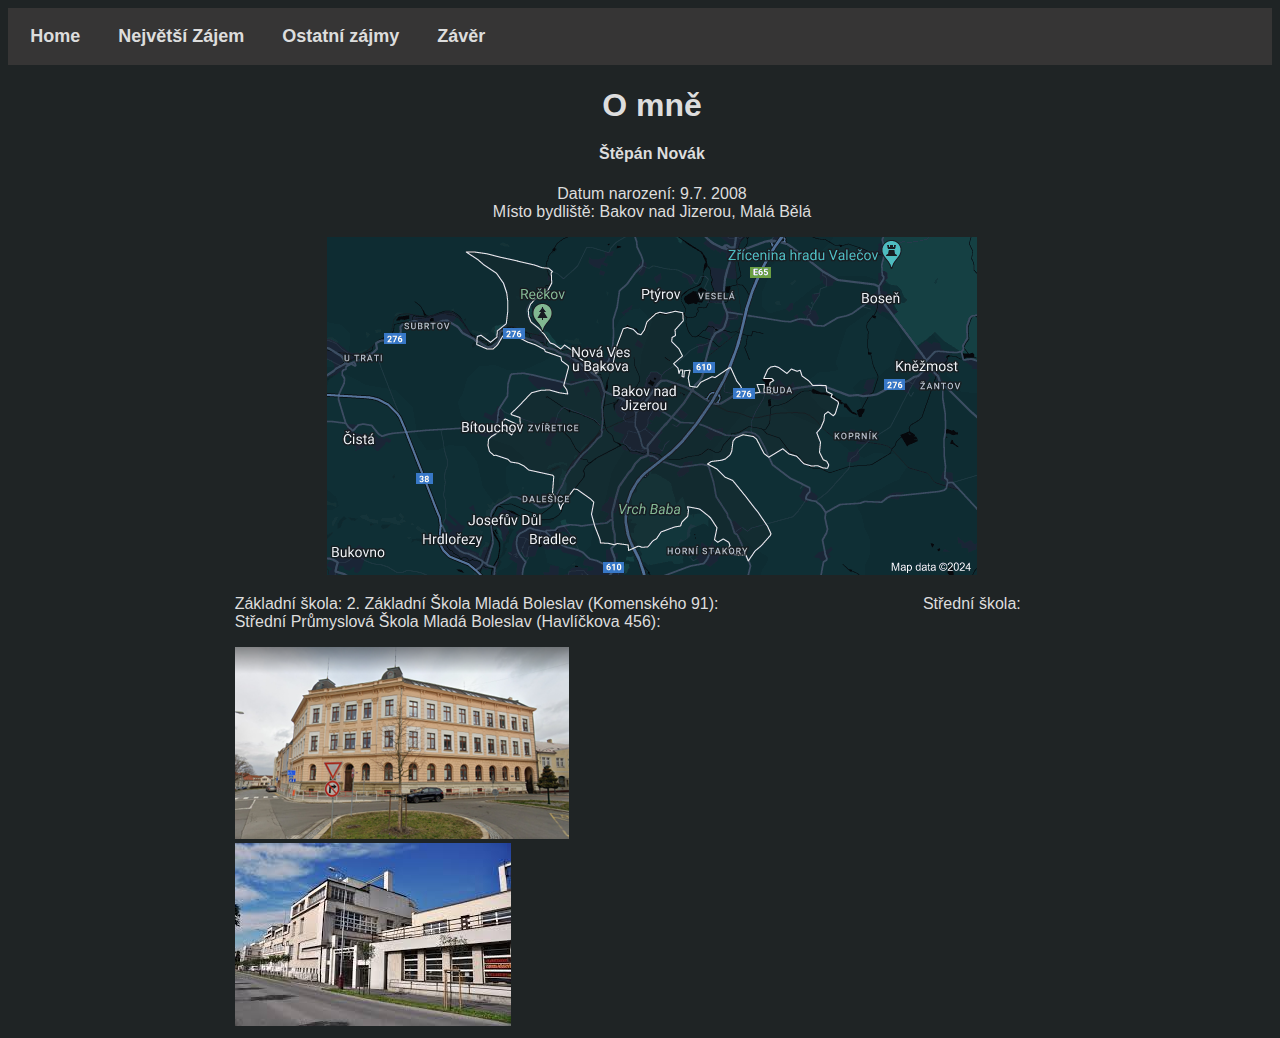
<file: index.html>
<!DOCTYPE html>
<html>
  <head>
    <meta charset="utf-8">
    <meta name="viewport" content="width=device-width, initial-scale=1">
    <title>O mně</title>
    <link rel="stylesheet" href="style.css">
    <link rel="shortcut icon" href="favicon.ico" type="image/ico">
    <link rel="stylesheet" href="bootstrap-grid.min.css">
    
  </head>
  <body class="reddit-sans-basefont">
      <Header>
        <nav>
          <div class="menu-toggle" id="menu-toggle">
              <div class="bar"></div>
              <div class="bar"></div>
              <div class="bar"></div>
          </div>
          <ul class="nav-list" id="nav-list">
              <li><a href="index.html"><strong class="links">Home</strong></a></li>
              <li><a href="zajem.html"><strong class="links">Největší Zájem</strong></a></li>
              <li><a href="zajem2.html"><strong class="links">Ostatní zájmy</strong></a></li>
              <li><a href="zaver.html"><strong class="links">Závěr</strong></a></li>
          </ul>
      </nav>
    </Header>
    <script src="script.js"></script>
    <div class="container-fluid">
      <div class="row">
        <div class="col-md-2">
        </div>
        <div class="col-md-8">
          <div>
            <h1>O mně</h1>
            <h4>Štěpán Novák</h4>
              <div class="uvod">
            <p>Datum narození: 9.7. 2008 <br> Místo bydliště: Bakov nad Jizerou, Malá Bělá</p>
            <img src="bakov.png" alt="bakov">
            </div>
              <p> 
                <span class="houby">Základní škola: 2. Základní Škola Mladá Boleslav (Komenského 91):</span> 
                Střední škola: Střední Průmyslová Škola Mladá Boleslav (Havlíčkova 456):
              </p> 
              <span class="ocet"><img src="skolaz.png" alt="skolaz"></span>
              <img src="skolas.png" alt="skolas">
          </div>
        </div>
        <div class="col-md-2">
        </div>
      </div>
    </div>  
  </body>
</html>
</file>
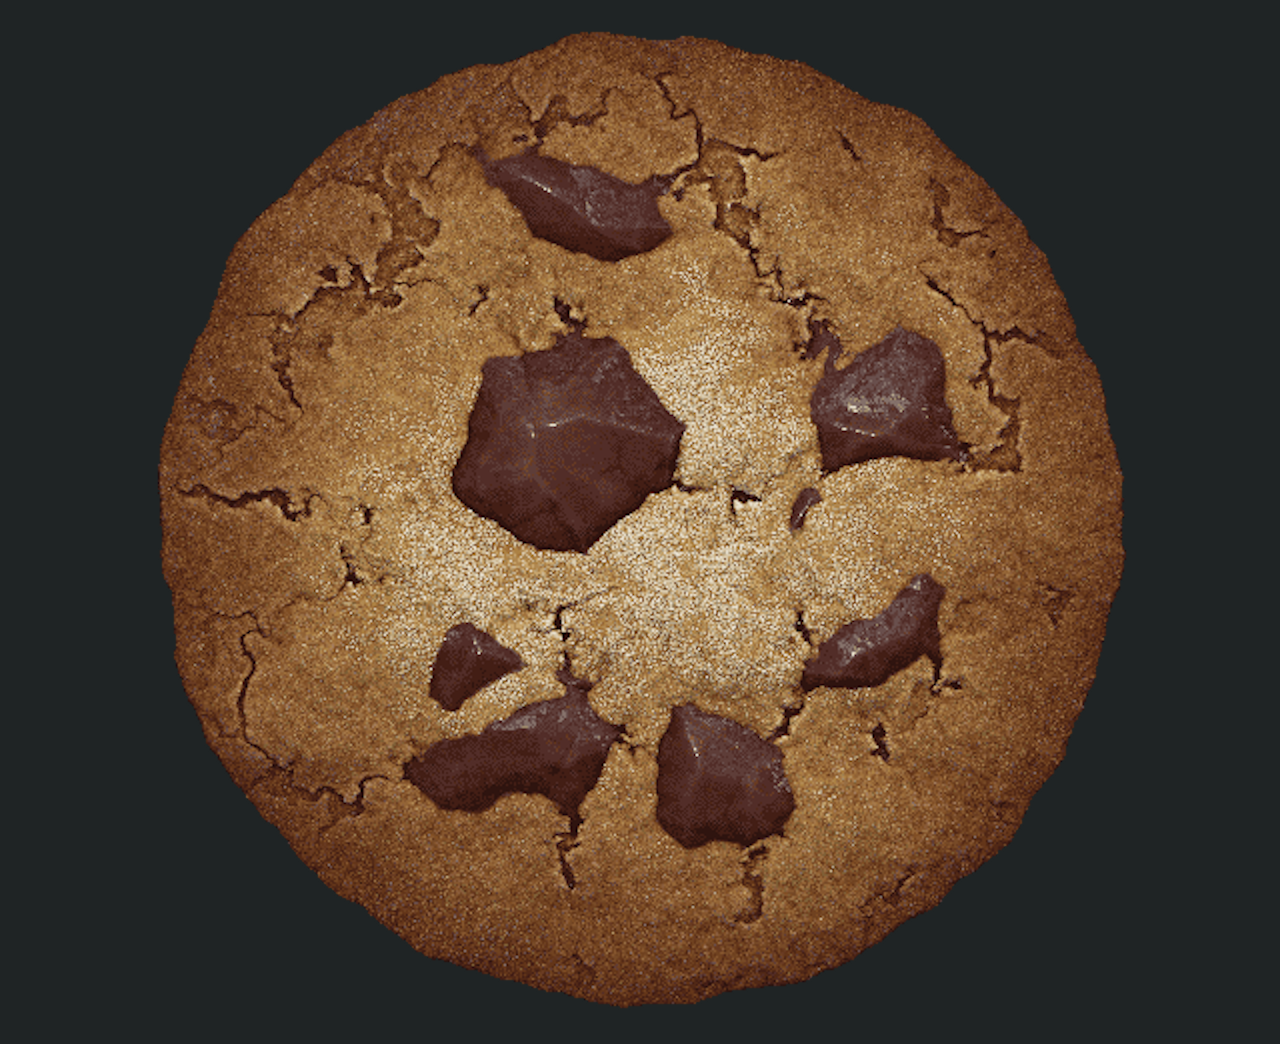
<file: susenka.html>
<!DOCTYPE html>
<html lang="en">
<head>
    <meta charset="UTF-8">
    <meta name="viewport" content="width=device-width, initial-scale=1.0">
    <title>Sušenka</title>
    <link rel="stylesheet" href="style.css">
    <link rel="shortcut icon" href="favicon.ico" type="image/ico">
    <link rel="stylesheet" href="bootstrap-grid.min.css">
</head>
<body class="reddit-sans-basefont">
    <div class="cook">
        <img src="obr/cookie.png" alt="cookie">
    </div>
</body>
</html>
</file>
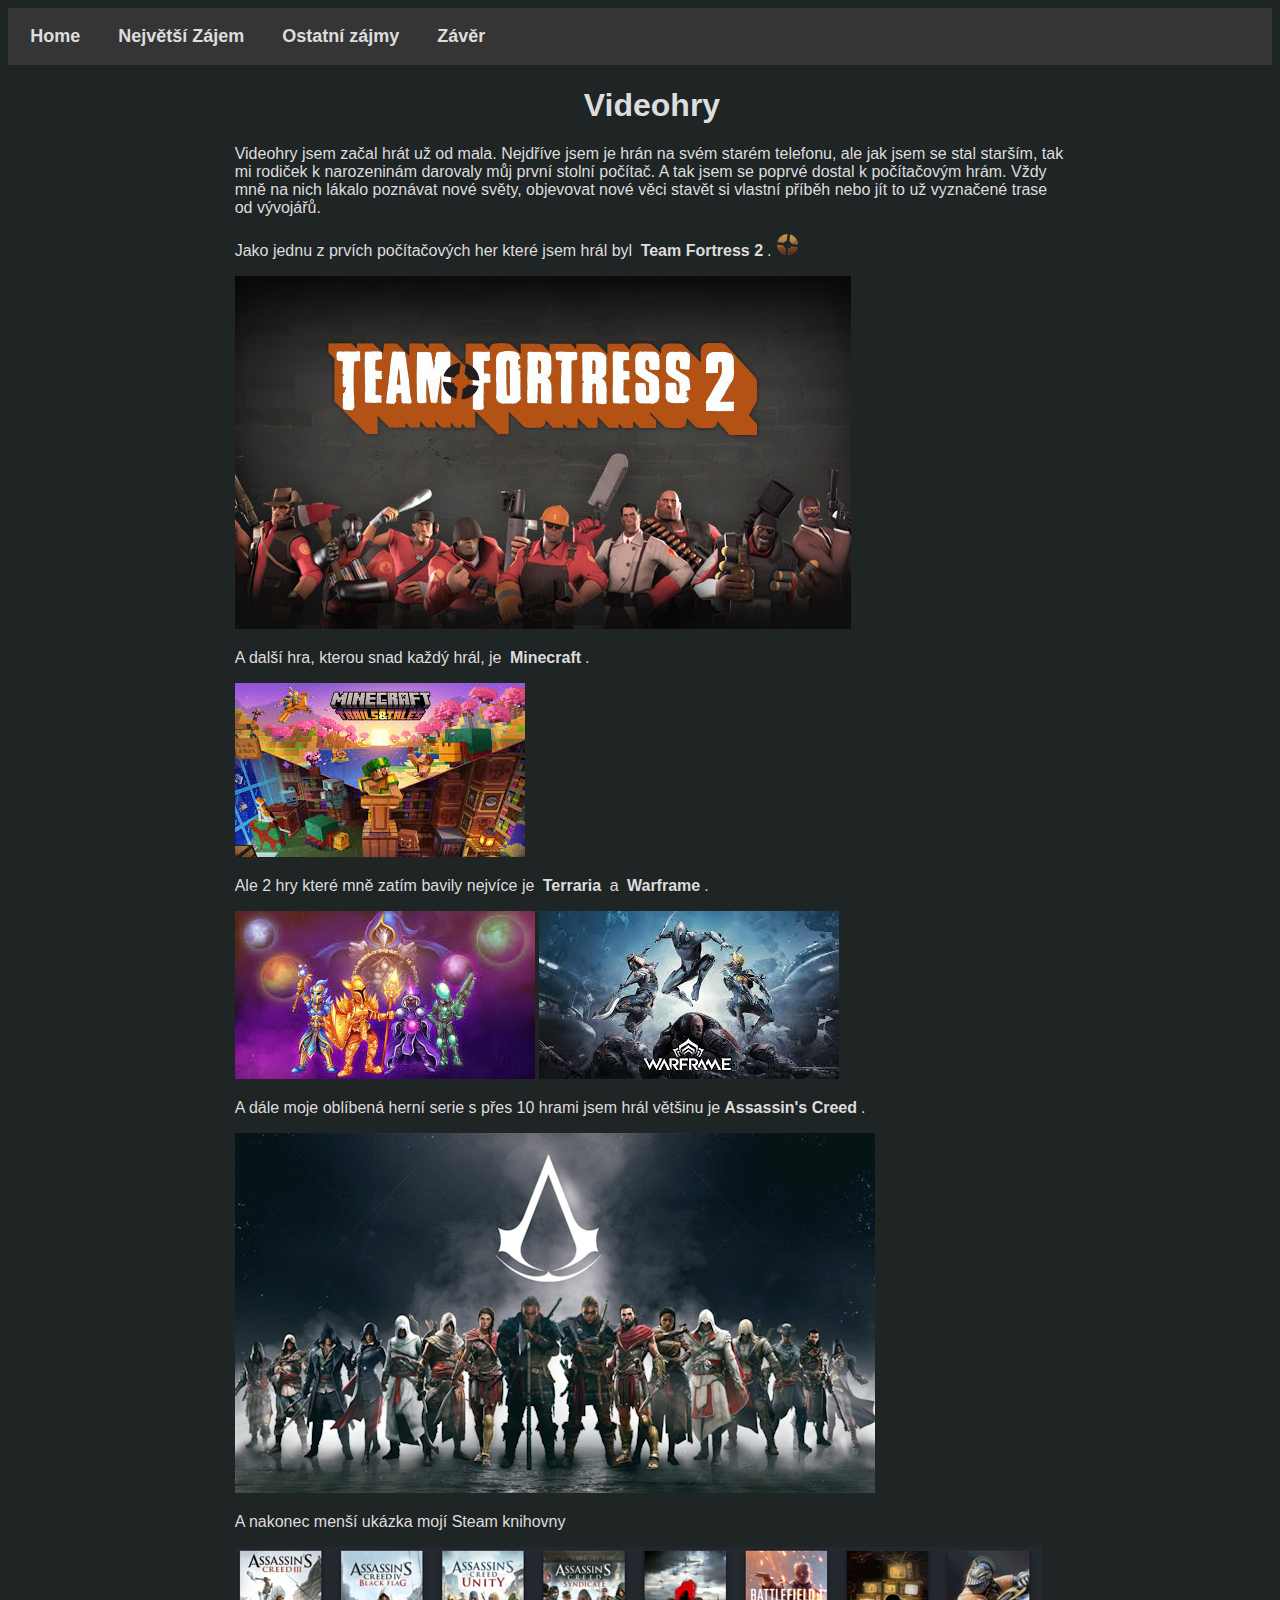
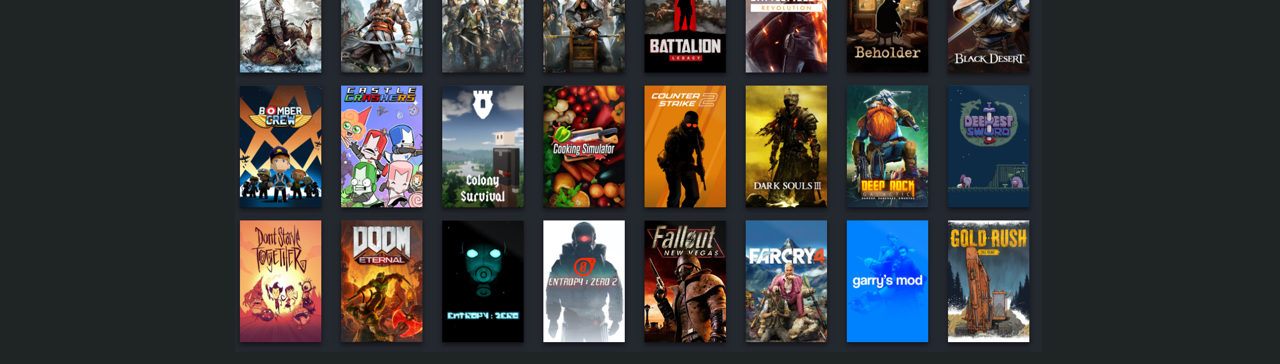
<file: zajem.html>
<!DOCTYPE html>
<html>
  <head>
    <meta charset="utf-8">
    <meta name="viewport" content="width=device-width, initial-scale=1">
    <title>O mně</title>
    <link rel="stylesheet" href="style.css">
    <link rel="shortcut icon" href="favicon.ico" type="image/ico">
    <link rel="stylesheet" href="bootstrap-grid.min.css">
    
  </head>
  <body class="reddit-sans-basefont">
      <Header>
        <nav>
          <div class="menu-toggle" id="menu-toggle">
              <div class="bar"></div>
              <div class="bar"></div>
              <div class="bar"></div>
          </div>
          <ul class="nav-list" id="nav-list">
              <li><a href="index.html"><strong class="links">Home</strong></a></li>
              <li><a href="zajem.html"><strong class="links">Největší Zájem</strong></a></li>
              <li><a href="zajem2.html"><strong class="links">Ostatní zájmy</strong></a></li>
              <li><a href="zaver.html"><strong class="links">Závěr</strong></a></li>
          </ul>
      </nav>
    </Header>
    <script src="script.js"></script>
    <div class="container-fluid">
      <div class="row">
        <div class="col-md-2">
        </div>
        <div class="col-md-8">
          <div class="stpage">
            <h1>Videohry</h1>
            <p>Videohry jsem začal hrát už od mala. Nejdříve jsem je hrán na svém starém telefonu, ale jak jsem se stal starším, tak mi rodiček k narozeninám darovaly můj první stolní počítač. A tak jsem se poprvé dostal k počítačovým hrám. Vždy mně na nich lákalo poznávat nové světy, objevovat nové věci stavět si vlastní příběh nebo jít to už vyznačené trase od vývojářů.</p>
            <p>Jako jednu z prvích počítačových her které jsem hrál byl <a href="https://www.teamfortress.com"><strong>Team Fortress 2</strong></a>. <img src="obr/tf2logo.png" alt="tf2logo"></p><img src="obr/tf2.png" alt="tf2">
            <p>A další hra, kterou snad každý hrál, je <a href="https://www.minecraft.net/en-us"><strong>Minecraft</strong></a>.</p> <img src="obr/mencraft.png" alt="mencraft">
            <p>Ale 2 hry které mně zatím bavily nejvíce je <a href="https://terraria.org"><strong>Terraria</strong></a> a <a href="https://www.warframe.com"><strong>Warframe</strong></a>.</p> <img src="obr/terr.png" alt="terr"> <img src="obr/warframe.png" alt="warframe">
            <p>A dále moje oblíbená herní serie s přes 10 hrami jsem hrál většinu je<a href="https://www.ubisoft.com/en-gb/game/assassins-creed"><strong>Assassin's Creed</strong></a>.</p> <img src="obr/assasinobetter.png" alt="assasinobetter">
            <p>A nakonec menší ukázka mojí Steam knihovny</p> <img src="obr/stem.png" alt="stem">
          </div>
        </div>
        <div class="col-md-2">
        </div>
      </div>
    </div>  
  </body>
</html>
</file>
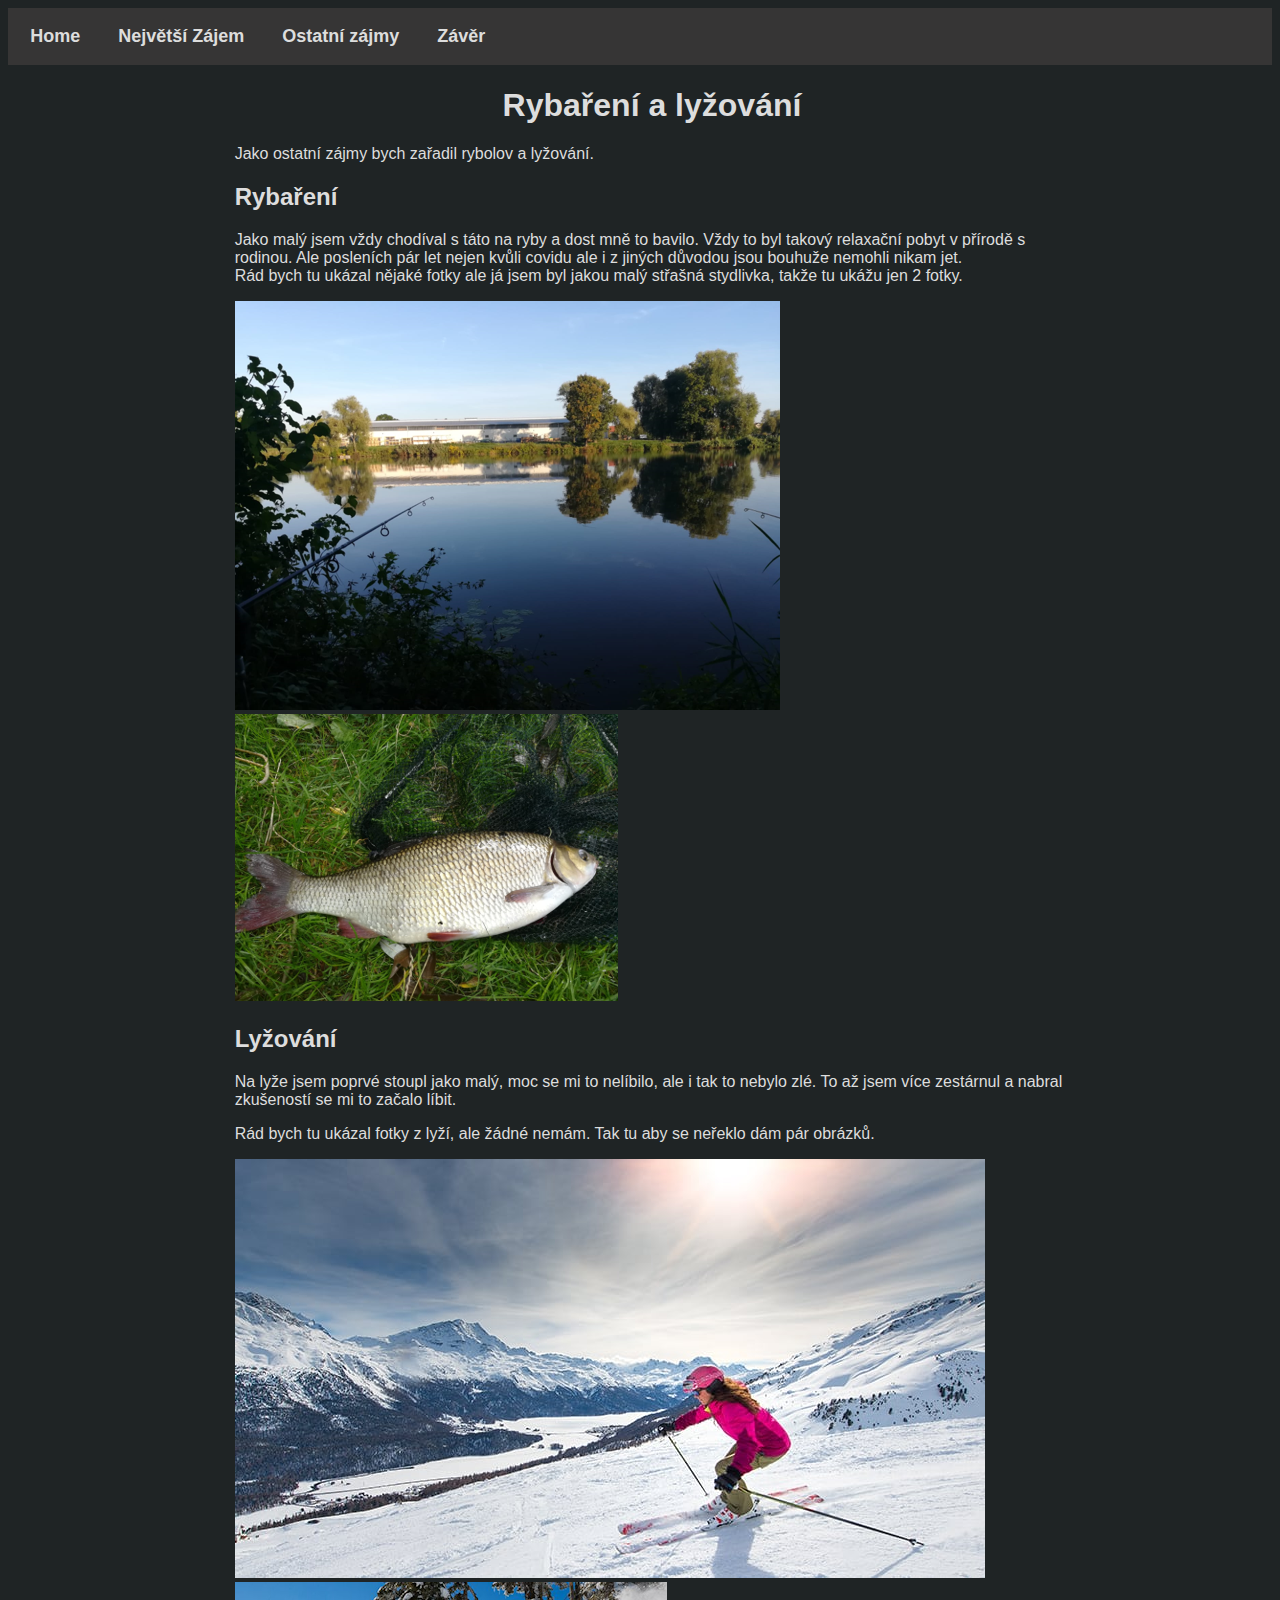
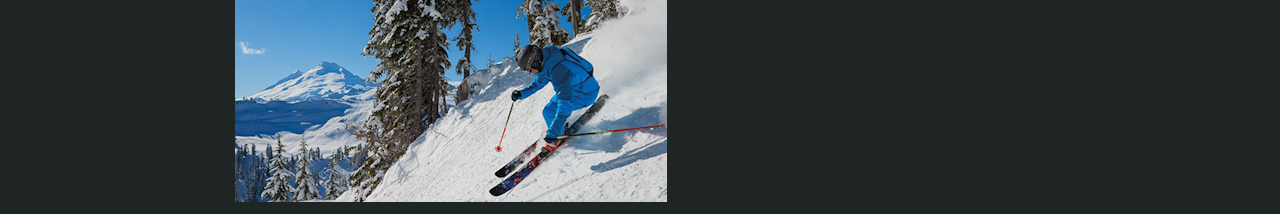
<file: zajem2.html>
<!DOCTYPE html>
<html>
  <head>
    <meta charset="utf-8">
    <meta name="viewport" content="width=device-width, initial-scale=1">
    <title>O mně</title>
    <link rel="stylesheet" href="style.css">
    <link rel="shortcut icon" href="favicon.ico" type="image/ico">
    <link rel="stylesheet" href="bootstrap-grid.min.css">
    
  </head>
  <body class="reddit-sans-basefont">
      <Header>
        <nav>
          <div class="menu-toggle" id="menu-toggle">
              <div class="bar"></div>
              <div class="bar"></div>
              <div class="bar"></div>
          </div>
          <ul class="nav-list" id="nav-list">
              <li><a href="index.html"><strong class="links">Home</strong></a></li>
              <li><a href="zajem.html"><strong class="links">Největší Zájem</strong></a></li>
              <li><a href="zajem2.html"><strong class="links">Ostatní zájmy</strong></a></li>
              <li><a href="zaver.html"><strong class="links">Závěr</strong></a></li>
          </ul>
      </nav>
    </Header>
    <script src="script.js"></script>
    <div class="container-fluid">
      <div class="row">
        <div class="col-md-2">
        </div>
        <div class="col-md-8">
          <div class="stpage">
            <h1>Rybaření a lyžování</h1>
            <p>Jako ostatní zájmy bych zařadil rybolov a lyžování.</p>
            <h2>Rybaření</h2>
            <p>Jako malý jsem vždy chodíval s táto na ryby a dost mně to bavilo. Vždy to byl takový relaxační pobyt v přírodě s rodinou. Ale posleních pár let nejen kvůli covidu ale i z jiných důvodou jsou bouhuže nemohli nikam jet.<br> Rád bych tu ukázal nějaké fotky ale já jsem byl jakou malý střašná stydlivka, takže tu ukážu jen 2 fotky.</p> <img src="obr/ryba1.png" alt="ryba1"><img src="obr/ryba2.png" alt="ryba2">
            <h2>Lyžování</h2>
            <p>Na lyže jsem poprvé stoupl jako malý, moc se mi to nelíbilo, ale i tak to nebylo zlé. To až jsem více zestárnul a nabral zkušeností se mi to začalo líbit.</p>
            <p>Rád bych tu ukázal fotky z lyží, ale žádné nemám. Tak tu aby se neřeklo dám pár obrázků.</p> <img src="obr/lyz1.png" alt="lyz1"><img src="obr/lyz2.png" alt="lyz2">
          </div>
        </div>
        <div class="col-md-2">
        </div>
      </div>
    </div>  
  </body>
</html>
</file>
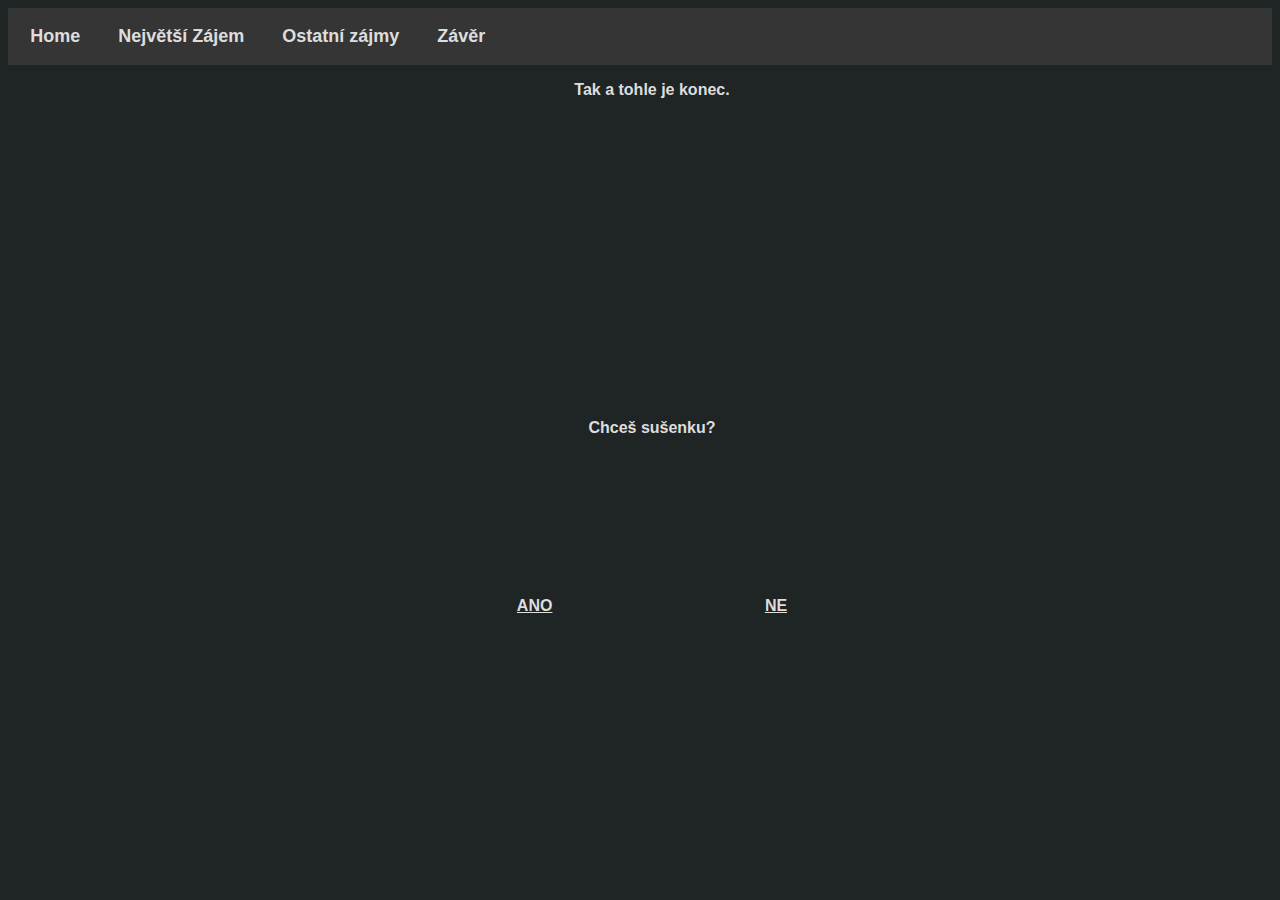
<file: zaver.html>
<!DOCTYPE html>
<html>
  <head>
    <meta charset="utf-8">
    <meta name="viewport" content="width=device-width, initial-scale=1">
    <title>O mně</title>
    <link rel="stylesheet" href="style.css">
    <link rel="shortcut icon" href="favicon.ico" type="image/ico">
    <link rel="stylesheet" href="bootstrap-grid.min.css">
    
  </head>
  <body class="reddit-sans-basefont">
      <Header>
        <nav>
          <div class="menu-toggle" id="menu-toggle">
              <div class="bar"></div>
              <div class="bar"></div>
              <div class="bar"></div>
          </div>
          <ul class="nav-list" id="nav-list">
              <li><a href="index.html"><strong class="links">Home</strong></a></li>
              <li><a href="zajem.html"><strong class="links">Největší Zájem</strong></a></li>
              <li><a href="zajem2.html"><strong class="links">Ostatní zájmy</strong></a></li>
              <li><a href="zaver.html"><strong class="links">Závěr</strong></a></li>
          </ul>
      </nav>
    </Header>
    <script src="script.js"></script>
    <div class="container-fluid">
      <div class="row">
        <div class="col-md-2">
        </div>
        <div class="col-md-8">
          <div class="prostred">
            <div class="konec"><p><strong>Tak a tohle je konec.</strong></p></div>
            <div class="otazka"><p><strong>Chceš sušenku?</strong></div></p>
            <p><a href="susenka.html"><strong class="ano">ANO</strong></a> <a href="https://www.youtube.com/watch?v=aZN3enKtnZ8"><strong class="ne">NE</strong></a></p>
          </div>
        </div>
        <div class="col-md-2">
        </div>
      </div>
    </div>  
  </body>
</html>
</file>
<file: style.css>
.reddit-sans-basefont {
  font-family: "Reddit Sans", sans-serif;
  font-optical-sizing: auto;
  font-weight: 400;
  font-style: normal;
  background-color: rgb(31, 36, 37);
  }
  header{
    background-color: rgb(54, 53, 53);
    color: rgb(221, 221, 221);
    padding: 0.2em;
  }
  nav {
    display: flex;
    justify-content: space-between;
    align-items: center;
}
.menu-toggle {
  display: none;
  flex-direction: column;
  cursor: pointer;
}
.menu-toggle .bar {
  width: 25px;
  height: 3px;
  background-color: rgb(221, 221, 221);
  margin: 4px 0;
  transition: all 0.3s ease;
}
.nav-list {
  display: flex;
  list-style: none;
  padding: 0;
  margin: 0;
}
.nav-list li {
  margin: 15px;
}
.nav-list li a {
  color: rgb(221, 221, 221);
  text-decoration: none;
  text-align: center;
}
.nav-list li a:hover {
  transition: 2s rgb(218, 218, 198);
   transition-duration: 0.25s;
   color: lightsalmon;
}
@media (max-width: 768px) {
  .menu-toggle {
      display: flex;
  }
  .nav-list {
      display: none;
      flex-direction: column;
      width: 100%;
      text-align: center;
  }
  .nav-list li {
      margin: 10px 0;
      text-align: center;
  }
  .nav-list.active {
      display: flex;
  }
}
 a{
    color: rgb(221, 221, 221);
    text-decoration: none;
    padding: 0.25em;
    
    
 }
 body{
   background-color: rgb(31, 36, 37);
   color: rgb(221, 221, 221);
 }
 .links{
  font-size: large;
 }
 .obsah{
   width: 1450px;
   margin: auto;
   background-color: white;
 }
.very_important{
   color: red;
   font-size: xx-large;
}
.ndpage{
  text-align: center;
  image-rendering: auto;
}
h1{
  text-align: center;
  font-size: xx-large;
}
h4{
  text-align: center;
}
.uvod{
  text-align: center;
}
.houby{
  margin-right: 200px;
}
.ocet{
  margin-right: 600px;
}
.prostred{
  text-align: center;
}
.ano{
  margin-right: 100px;
  text-decoration: underline;
}
.ne{
  margin-left: 100px;
  text-decoration: underline;
}
.konec{
  margin-bottom: 20em;
}
.otazka{
  margin-bottom: 10em;
}
.cook{
  text-align: center;
}
</file>
